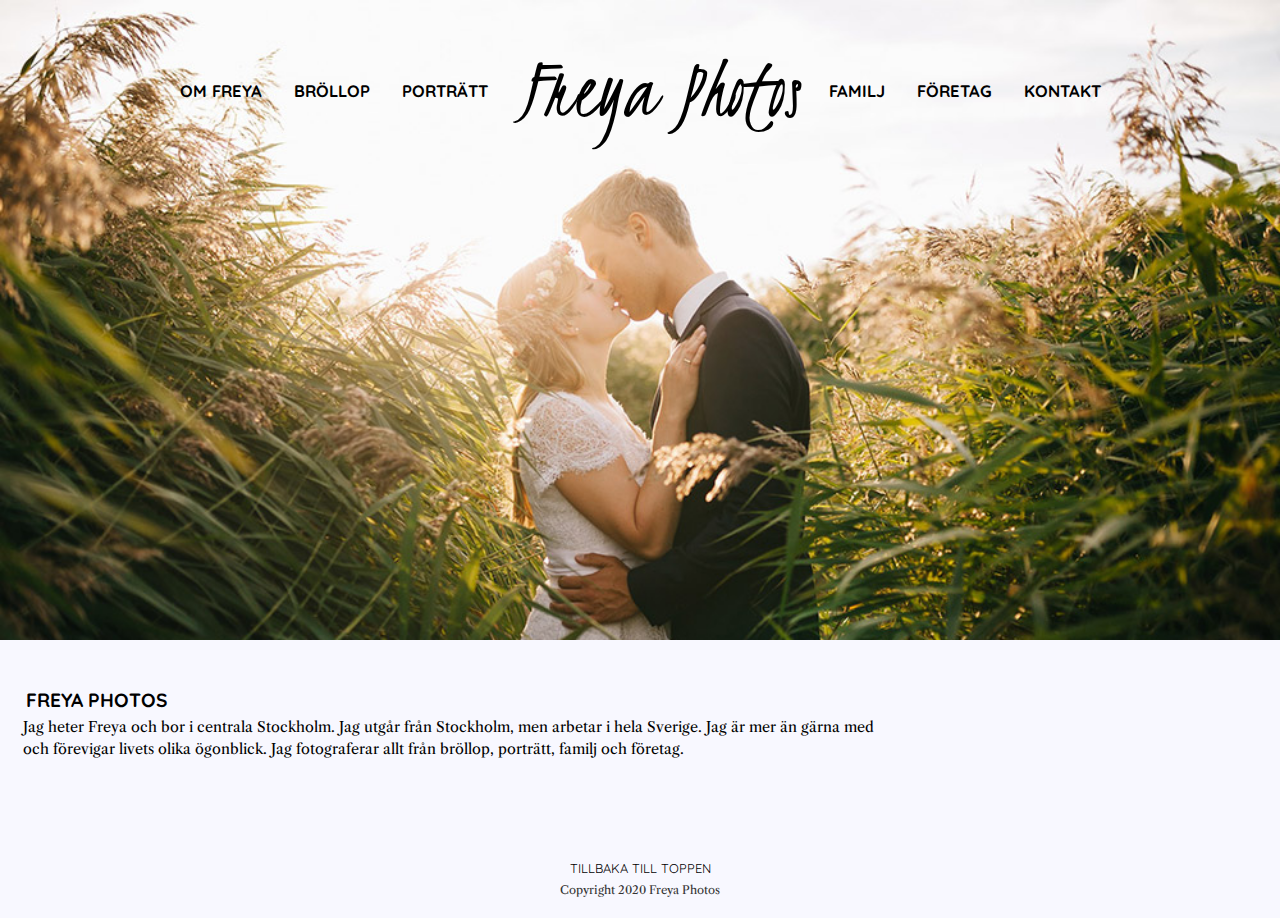
<file: index.html>
<!DOCTYPE html>
<html lang="sv"> <!--Här beskriver jag vilket språk sidan innehåller-->
    <head>
        <title>Freya Photos</title> <!--Här är titeln som kommer visas uppe i "flik-huvudet"-->
        <meta charset="UTF-8"> <!--Här beskriver jag vilka tecken jag kommer använda-->
        <meta name="viewport" content="width=device-width, initial-scale=1.0"> <!--Här sätter jag den initiala storleken på hemsidan-->
        <link rel="stylesheet" href="https://cdnjs.cloudflare.com/ajax/libs/font-awesome/4.7.0/css/font-awesome.min.css"> 
        <!--Här ovanför länkar jag till ikonen för fa fa-bars-->
        <link rel="stylesheet" type="text/css" href="stylesheet.css"> <!--Här länkar jag till css-filen-->
    </head>
    <body id="top"><!--Här är ett ankare för länken i botten av sidan-->
        <nav class="nav_phones" id="small_index"> <!--Här är navigeringen för små skärmar-->
            <a class="small_logo" href="index.html">Freya Photos</a>
            <div class="dropdown"> <!--Jag använder en dropdown-meny med hjälp av en button, 
                en fa fa-bars bild och länkar som content-->
                <button class="dropbtn">
                  <i class="fa fa-bars"></i>
                </button>
                <div class="dropdown-content">
                  <a href="about.html">OM FREYA</a>
                  <a href="wedding.html">BRÖLLOP</a>
                  <a href="portrait.html">PORTRÄTT</a>
                  <a href="family.html">FAMILJ</a>
                  <a href="business.html">FÖRETAG</a>
                  <a href="contact.html">KONTAKT</a>
                </div>
              </div>
        </nav>
        <nav class="nav_desktop" id="nav_index"> <!--Här är menyn för stora skärmar-->
            <ul> <!--Jag använder en oordnad lista och placerar varje länk i ett list item-->
                <li><a href="about.html">OM FREYA</a></li>
                <li><a href="wedding.html">BRÖLLOP</a></li>
                <li><a href="portrait.html">PORTRÄTT</a></li>
                <li><a class="logo" href="index.html">Freya Photos</a></li>
                <li><a href="family.html">FAMILJ</a></li>
                <li><a href="business.html">FÖRETAG</a></li>
                <li><a href="contact.html">KONTAKT</a></li>
            </ul>
        </nav>
        <section> <!--Här har vi en sektion som innehåller en artikel med en rubrik och en paragraf-->
            <article>
                <h2>FREYA PHOTOS</h2>
                <p>Jag heter Freya och bor i centrala Stockholm. Jag utgår från 
                    Stockholm, men arbetar i hela Sverige. Jag är mer än gärna med 
                    och förevigar livets olika ögonblick. Jag fotograferar allt från 
                    bröllop, porträtt, familj och företag.</p>
            </article>
        </section>
        <footer> <!--Här är en footer med en länk till toppen av sidan och en Copyright-text-->
            <a href="#top">TILLBAKA TILL TOPPEN</a>
            <p>Copyright 2020 Freya Photos</p>
        </footer>
    </body>
</html>

<!--Stora delar av koden är samma på varje sida. Jag kommer inte kommentera kod som jag
     tidigare redan kommenterat utan bara sådant som är nytt-->
</file>
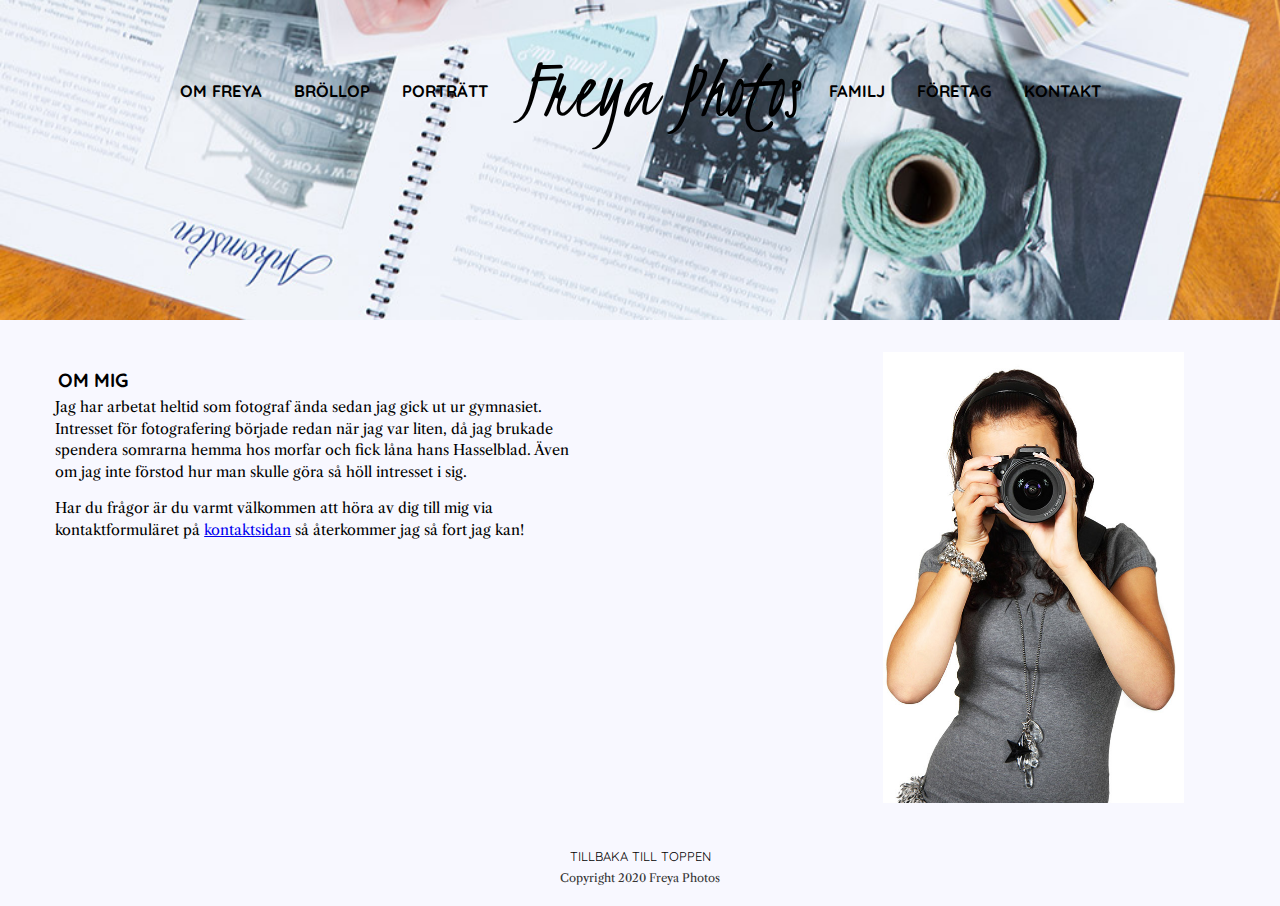
<file: about.html>
<!DOCTYPE html>
<html lang="sv">
    <head>
        <title>Om Freya</title>
        <meta charset="UTF-8">
        <meta name="viewport" content="width=device-width, initial-scale=1.0">
        <link rel="stylesheet" href="https://cdnjs.cloudflare.com/ajax/libs/font-awesome/4.7.0/css/font-awesome.min.css">
        <link rel="stylesheet" type="text/css" href="stylesheet.css">
    </head>
    <body id="top">
        <nav class="nav_phones" id="small_about">
            <a class="small_logo" href="index.html">Freya Photos</a>
            <div class="dropdown">
                <button class="dropbtn">
                  <i class="fa fa-bars"></i>
                </button>
                <div class="dropdown-content">
                  <a href="about.html">OM FREYA</a>
                  <a href="wedding.html">BRÖLLOP</a>
                  <a href="portrait.html">PORTRÄTT</a>
                  <a href="family.html">FAMILJ</a>
                  <a href="business.html">FÖRETAG</a>
                  <a href="contact.html">KONTAKT</a>
                </div>
              </div>
        </nav>
        <nav class="nav_desktop" id="nav_about">
            <ul>
                <li><a href="about.html">OM FREYA</a></li>
                <li><a href="wedding.html">BRÖLLOP</a></li>
                <li><a href="portrait.html">PORTRÄTT</a></li>
                <li><a class="logo" href="index.html">Freya Photos</a></li>
                <li><a href="family.html">FAMILJ</a></li>
                <li><a href="business.html">FÖRETAG</a></li>
                <li><a href="contact.html">KONTAKT</a></li>
            </ul>
        </nav>
        <section id="section_about">
            <article>
                <h2>OM MIG</h2>                   
                <p>Jag har arbetat heltid som fotograf ända sedan jag gick ut ur gymnasiet. Intresset för 
                    fotografering började redan när jag var liten, då jag brukade spendera somrarna 
                    hemma hos morfar och fick låna hans Hasselblad. Även om jag inte förstod hur man 
                    skulle göra så höll intresset i sig.</p>
                <!--Här nedan kommer en paragraf med en inbakad länk. Om man klickar på länken tas man till kontaktsidan-->
                <p>Har du frågor är du varmt välkommen att höra av dig till mig via kontaktformuläret 
                    på <a href="contact.html">kontaktsidan</a> så återkommer jag så fort jag kan!</p>
            </article>
            <img src="img/freya.jpg" alt="En bild på Freya"> <!--Här är en bild som ska föreställa Freya-->
        </section>
        <footer>
            <a href="#top">TILLBAKA TILL TOPPEN</a>
            <p>Copyright 2020 Freya Photos</p>
        </footer>
    </body>
</html>
</file>
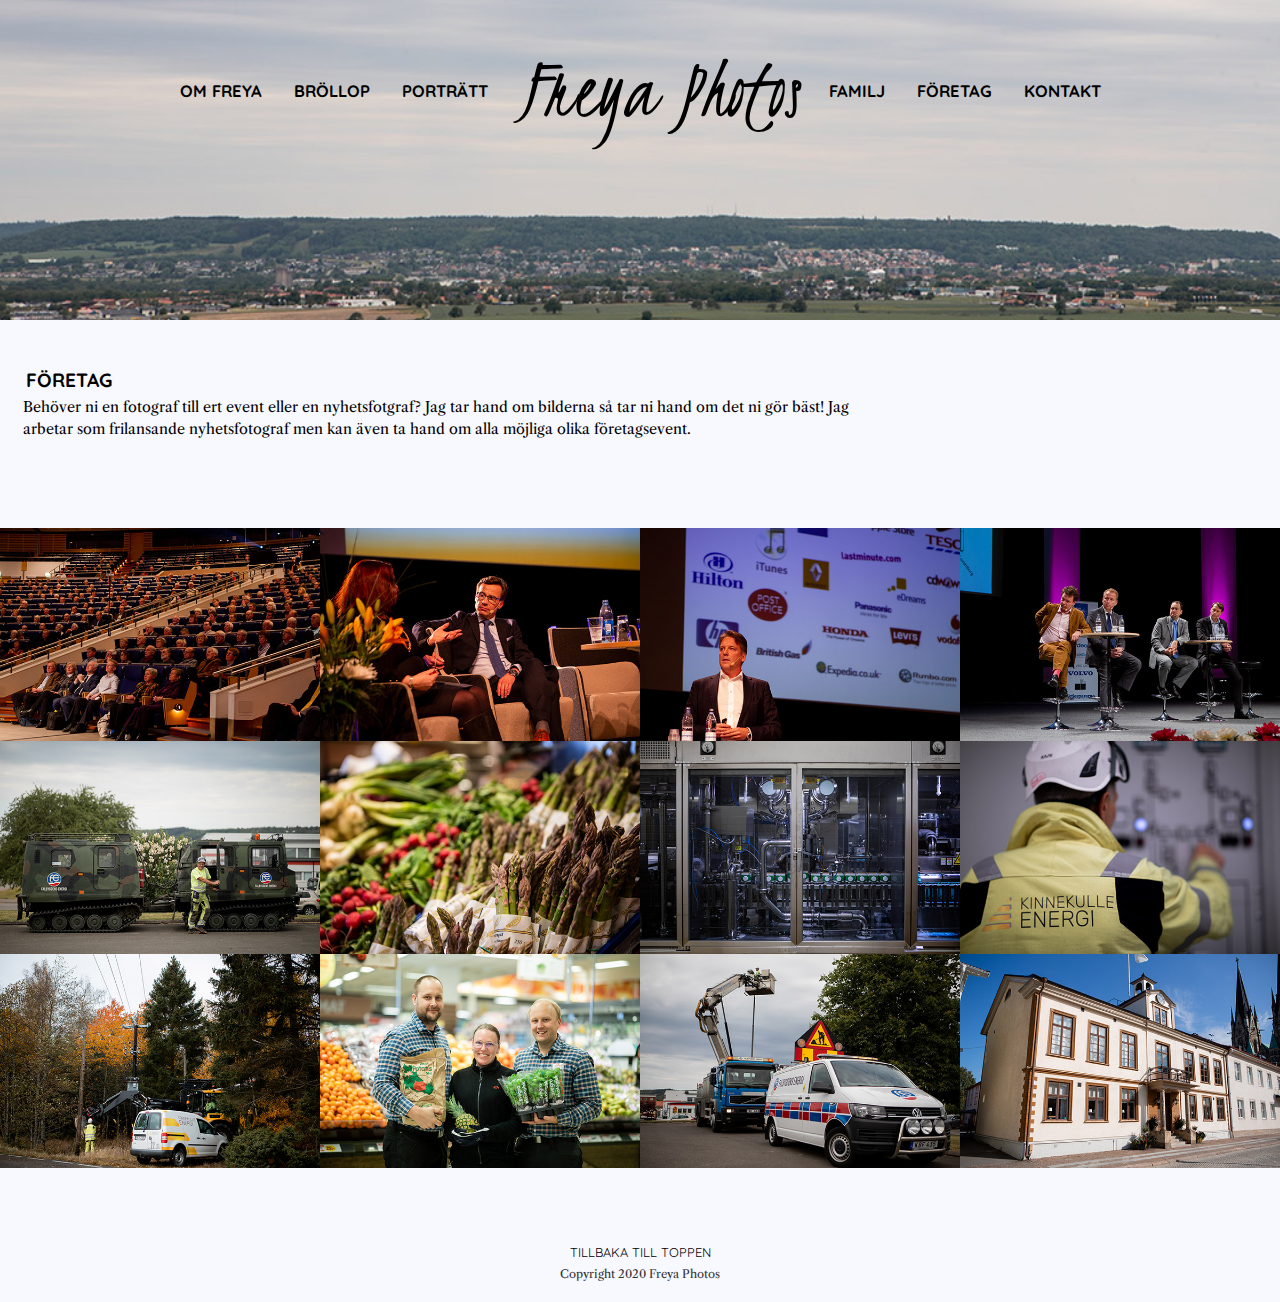
<file: business.html>
<!DOCTYPE html>
<html lang="sv">
    <head>
        <title>Företag</title>
        <meta charset="UTF-8">
        <meta name="viewport" content="width=device-width, initial-scale=1.0">
        <link rel="stylesheet" href="https://cdnjs.cloudflare.com/ajax/libs/font-awesome/4.7.0/css/font-awesome.min.css">
        <link rel="stylesheet" type="text/css" href="stylesheet.css">
    </head>
    <body id="top">
        <nav class="nav_phones" id="small_business">
            <a class="small_logo" href="index.html">Freya Photos</a>
            <div class="dropdown">
                <button class="dropbtn">
                  <i class="fa fa-bars"></i>
                </button>
                <div class="dropdown-content">
                  <a href="about.html">OM FREYA</a>
                  <a href="wedding.html">BRÖLLOP</a>
                  <a href="portrait.html">PORTRÄTT</a>
                  <a href="family.html">FAMILJ</a>
                  <a href="business.html">FÖRETAG</a>
                  <a href="contact.html">KONTAKT</a>
                </div>
              </div>
        </nav>
        <nav class="nav_desktop" id="nav_business">
            <ul>
                <li><a href="about.html">OM FREYA</a></li>
                <li><a href="wedding.html">BRÖLLOP</a></li>
                <li><a href="portrait.html">PORTRÄTT</a></li>
                <li><a class="logo" href="index.html">Freya Photos</a></li>
                <li><a href="family.html">FAMILJ</a></li>
                <li><a href="business.html">FÖRETAG</a></li>
                <li><a href="contact.html">KONTAKT</a></li>
            </ul>
        </nav>
        <section>
            <article>
                <h2>FÖRETAG</h2>
                <p>Behöver ni en fotograf till ert event eller en nyhetsfotgraf? 
                    Jag tar hand om bilderna så tar ni hand om det ni gör bäst! 
                    Jag arbetar som frilansande nyhetsfotograf men kan även ta 
                    hand om alla möjliga olika företagsevent.</p>
            </article>
        </section>
        <section class="gallery">
            <img src="img/business/123296200_729728584296495_3224046499907102487_n.jpg" alt="En bild människor i en hörsal">
            <img src="img/business/123296623_860917491113598_7198724720361521529_n.jpg" alt="En bild på Ulf Kristersom i en stol">
            <img src="img/business/123337447_698668090744066_2739596215946045904_n.jpg" alt="En bild på en man som talar från scenen">
            <img src="img/business/123367362_384076216123572_8496026608635003894_n.jpg" alt="En bild på fyra män på en scen">
            <img src="img/business/8X2A0761.jpg" alt="En bild på en man framför en bandvagn">
            <img src="img/business/8X2A7136.jpg" alt="En bild på mat">
            <img src="img/business/8X2A4841.jpg" alt="En bild på en maskin i mejeriet">
            <img src="img/business/8X2A4217.jpg" alt="En bild på en man som arbetar">
            <img src="img/business/8X2A4223.jpg" alt="En bild på två män, en grävmaskin och en bil ">
            <img src="img/business/8X2A7146.jpg" alt="En bild på personal i en matbutik">
            <img src="img/business/8X2A0752.jpg" alt="En bild på en kranbil">
            <img src="img/business/J76A2091.jpg" alt="En bild på ett hus framför en katedral">
        </section>
        <footer>
            <a href="#top">TILLBAKA TILL TOPPEN</a>
            <p>Copyright 2020 Freya Photos</p>
        </footer>
    </body>
</html>
</file>
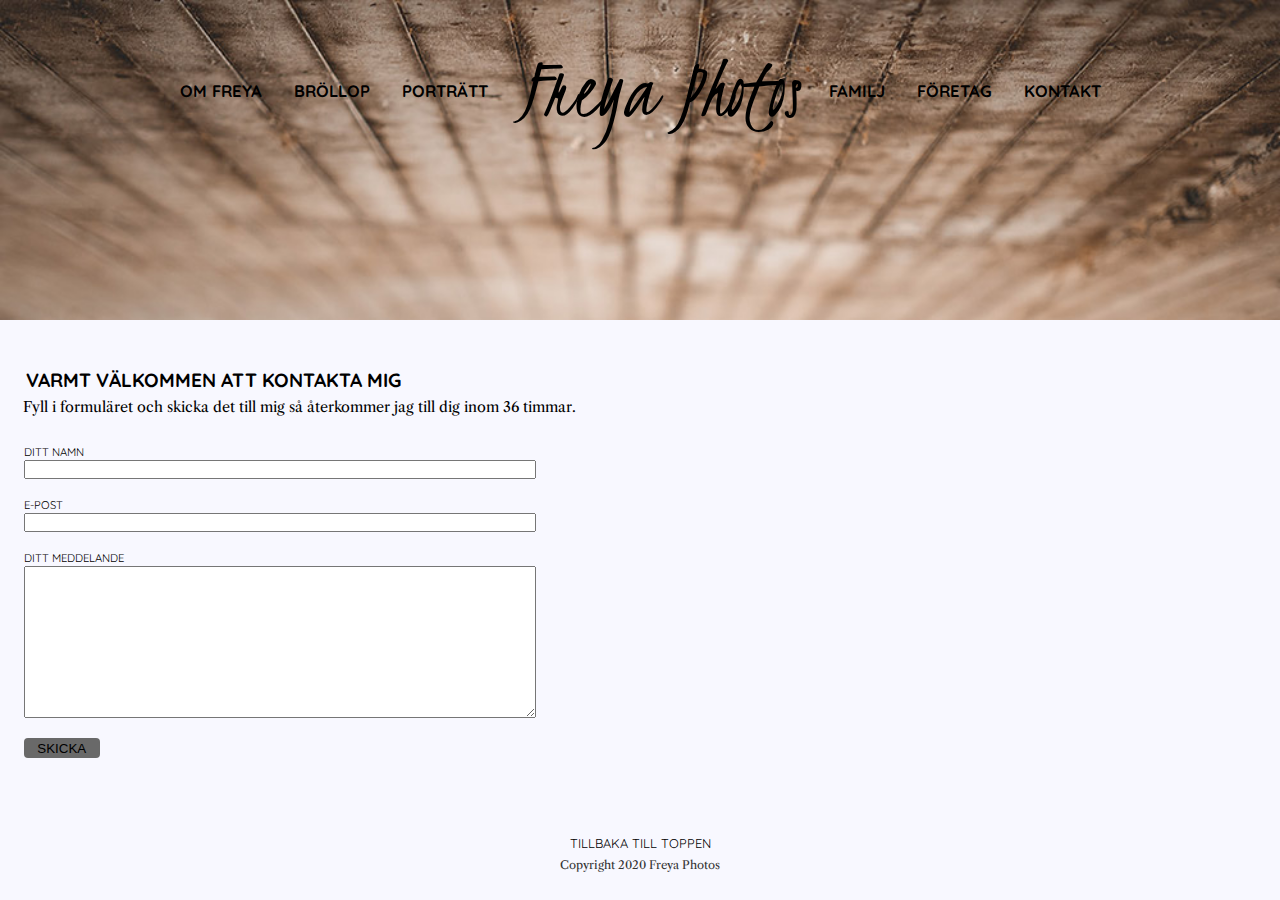
<file: contact.html>
<!DOCTYPE html>
<html lang="sv">
    <head>
        <title>Kontakt</title>
        <meta charset="UTF-8">
        <meta name="viewport" content="width=device-width, initial-scale=1.0">
        <link rel="stylesheet" href="https://cdnjs.cloudflare.com/ajax/libs/font-awesome/4.7.0/css/font-awesome.min.css">
        <link rel="stylesheet" type="text/css" href="stylesheet.css">
    </head>
    <body id="top">
        <nav class="nav_phones" id="small_contact">
            <a class="small_logo" href="index.html">Freya Photos</a>
            <div class="dropdown">
                <button class="dropbtn">
                  <i class="fa fa-bars"></i>
                </button>
                <div class="dropdown-content">
                  <a href="about.html">OM FREYA</a>
                  <a href="wedding.html">BRÖLLOP</a>
                  <a href="portrait.html">PORTRÄTT</a>
                  <a href="family.html">FAMILJ</a>
                  <a href="business.html">FÖRETAG</a>
                  <a href="contact.html">KONTAKT</a>
                </div>
              </div>
        </nav>
        <nav class="nav_desktop" id="nav_contact">
            <ul>
                <li><a href="about.html">OM FREYA</a></li>
                <li><a href="wedding.html">BRÖLLOP</a></li>
                <li><a href="portrait.html">PORTRÄTT</a></li>
                <li><a class="logo" href="index.html">Freya Photos</a></li>
                <li><a href="family.html">FAMILJ</a></li>
                <li><a href="business.html">FÖRETAG</a></li>
                <li><a href="contact.html">KONTAKT</a></li>
            </ul>
        </nav>
        <section id="section_contact">
            <article>
                <h2>VARMT VÄLKOMMEN ATT KONTAKTA MIG</h2>
                <p>Fyll i formuläret och skicka det till mig så återkommer jag till dig inom 36 timmar.</p>
            </article>
            <form> <!--Här är ett uppmärkt kontaktformulär. Det finns en label för varje input. 
                Formuläret har ingen action vilket betyder att det som skrivs in skickas ingenstans i nuläget-->
                <label for="name">
                    DITT NAMN <!--Detta står ovanför inputrutan-->
                </label>
                <br>
                <input type="text" name="name" id="name"> <!--Detta är en textruta-->
                <br>
                <label for="email">
                    E-POST
                </label>
                <br>
                <input type="text" name="email" id="email">
                <br>
                <label for="message">
                    DITT MEDDELANDE
                </label>
                <br> <!--Här nedanför kommer en större textruta-->
                <textarea name="message" id="message" cols="30" rows="10"></textarea>
                <br>
                <input type="submit" value="SKICKA"> <!--Här är en button för att skicka in formuläret-->
            </form>
        </section>
        <footer>
            <a href="#top">TILLBAKA TILL TOPPEN</a>
            <p>Copyright 2020 Freya Photos</p>
        </footer>
    </body>
</html>
</file>
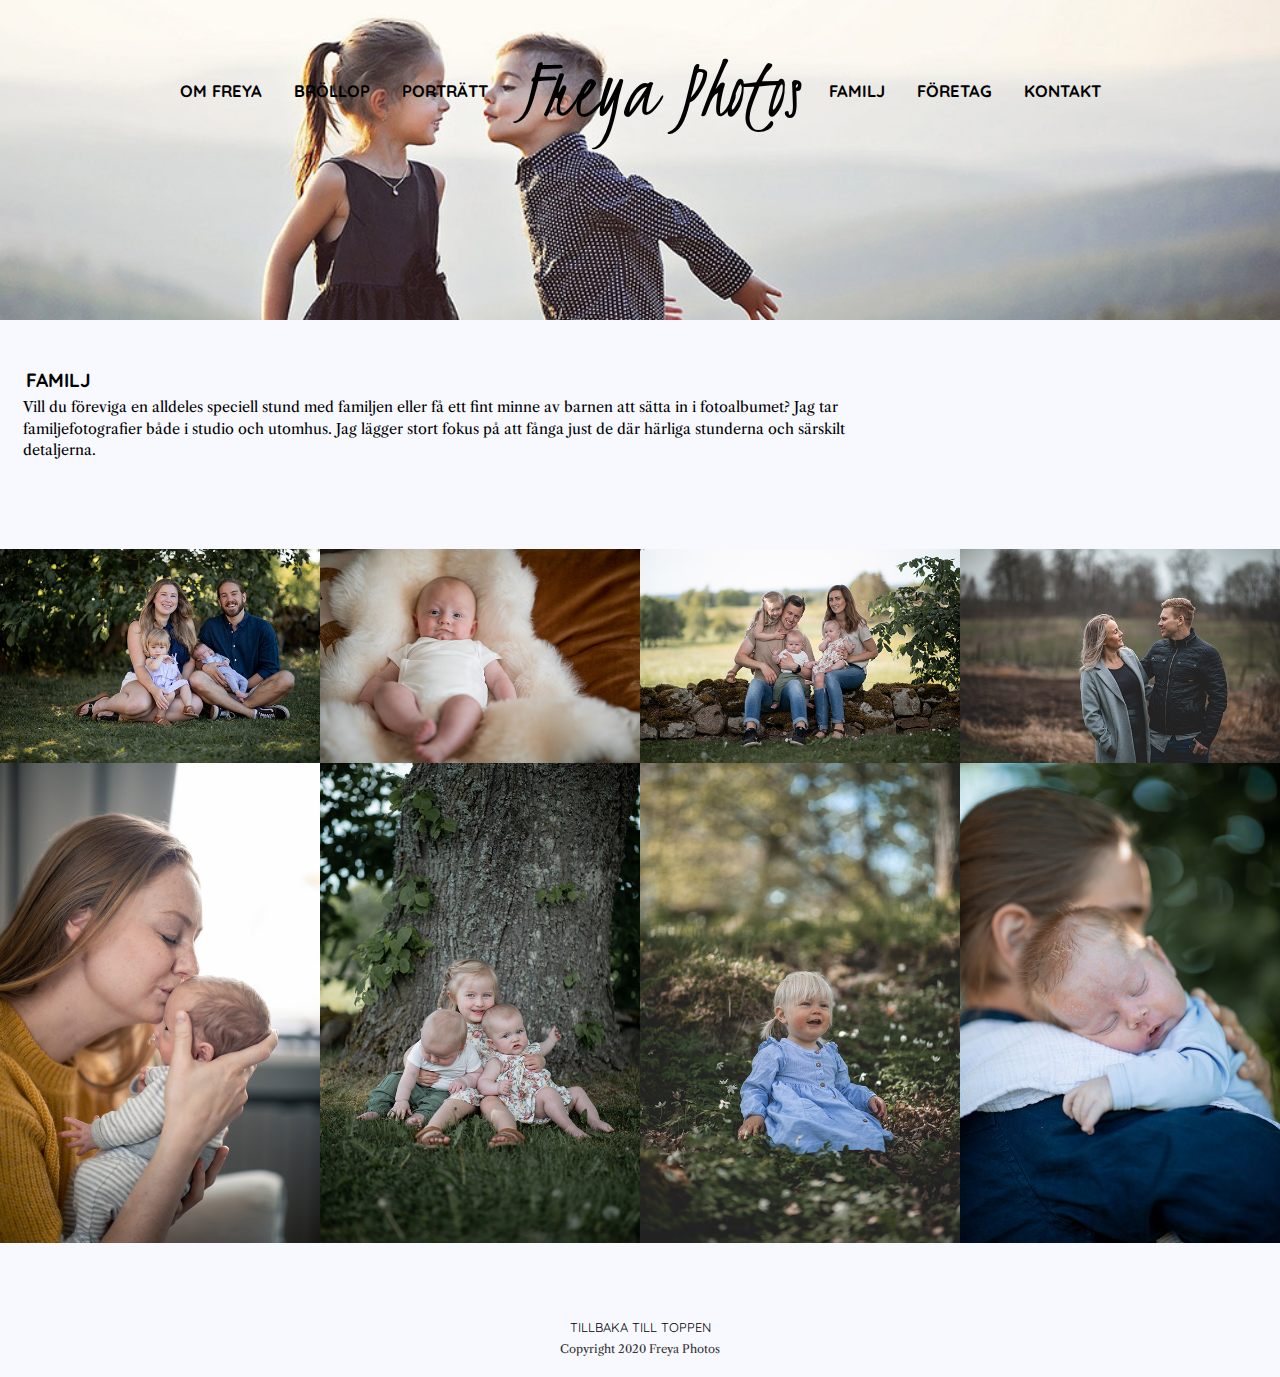
<file: family.html>
<!DOCTYPE html>
<html lang="sv">
    <head>
        <title>Familj</title>
        <meta charset="UTF-8">
        <meta name="viewport" content="width=device-width, initial-scale=1.0">
        <link rel="stylesheet" href="https://cdnjs.cloudflare.com/ajax/libs/font-awesome/4.7.0/css/font-awesome.min.css">
        <link rel="stylesheet" type="text/css" href="stylesheet.css">
    </head>
    <body id="top">
        <nav class="nav_phones" id="small_family">
            <a class="small_logo" href="index.html">Freya Photos</a>
            <div class="dropdown">
                <button class="dropbtn">
                  <i class="fa fa-bars"></i>
                </button>
                <div class="dropdown-content">
                  <a href="about.html">OM FREYA</a>
                  <a href="wedding.html">BRÖLLOP</a>
                  <a href="portrait.html">PORTRÄTT</a>
                  <a href="family.html">FAMILJ</a>
                  <a href="business.html">FÖRETAG</a>
                  <a href="contact.html">KONTAKT</a>
                </div>
              </div>
        </nav>
        <nav class="nav_desktop" id="nav_family">
            <ul>
                <li><a href="about.html">OM FREYA</a></li>
                <li><a href="wedding.html">BRÖLLOP</a></li>
                <li><a href="portrait.html">PORTRÄTT</a></li>
                <li><a class="logo" href="index.html">Freya Photos</a></li>
                <li><a href="family.html">FAMILJ</a></li>
                <li><a href="business.html">FÖRETAG</a></li>
                <li><a href="contact.html">KONTAKT</a></li>
            </ul>
        </nav>
        <section>
            <article>
                <h2>FAMILJ</h2>
                <p>Vill du föreviga en alldeles speciell stund med familjen 
                    eller få ett fint minne av barnen att sätta in i fotoalbumet?
                    Jag tar familjefotografier både i studio och utomhus. 
                    Jag lägger stort fokus på att fånga just de där härliga stunderna 
                    och särskilt detaljerna.</p>
            </article>
        </section>
        <section class="gallery">
            <img src="img/family/8X2A0524.jpg" alt="En bild på en familj i gräset"> 
            <img src="img/family/8X2A2708.jpg" alt="En bild på en bebis på en filt">
            <img src="img/family/8X2A7860.jpg" alt="En bild på en familj på en stenmur">
            <img src="img/family/8X2A6090.jpg" alt="En bild på ett par i naturen">
            <img src="img/family/8X2A7131.jpg" alt="En bild på en mamma med sin son">
            <img src="img/family/8X2A7988.jpg" alt="En bild på tre syskon vid ett träd">
            <img src="img/family/8X2A7547.jpg" alt="En bild på en flicka i skogen">
            <img src="img/family/8X2A0472.jpg" alt="En bild på en pappa med sin son">
        </section>
        <footer>
            <a href="#top">TILLBAKA TILL TOPPEN</a>
            <p>Copyright 2020 Freya Photos</p>
        </footer>
    </body>
</html>
</file>
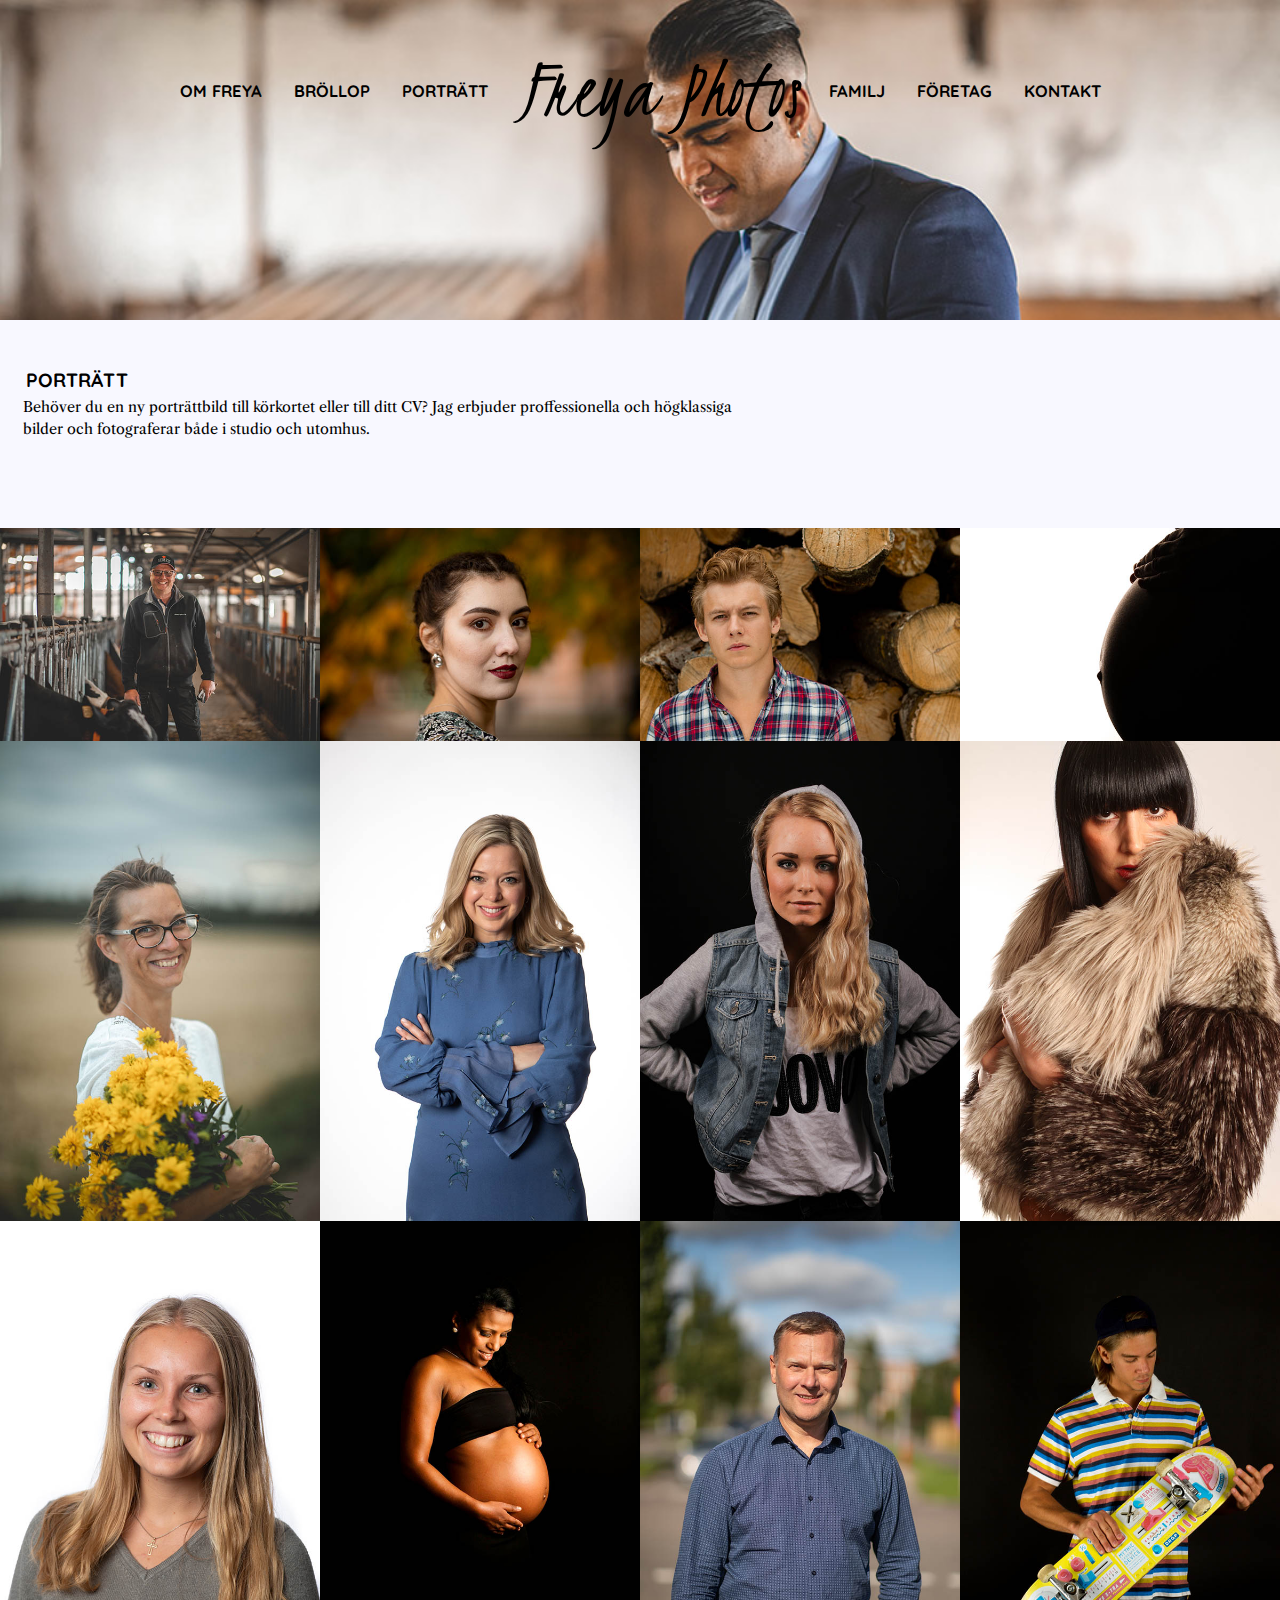
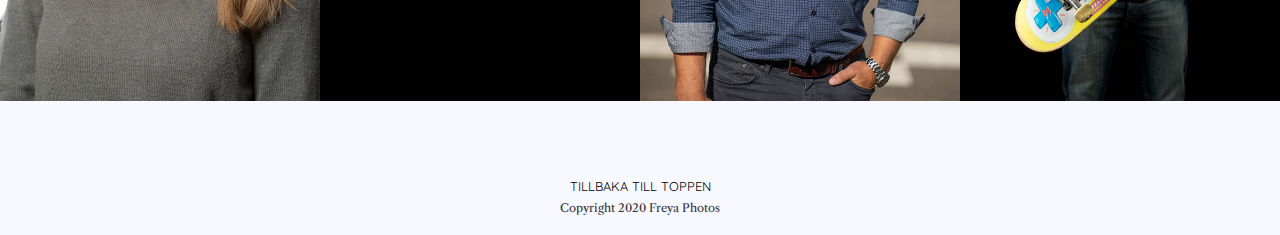
<file: portrait.html>
<!DOCTYPE html>
<html lang="sv">
    <head>
        <title>Porträtt</title>
        <meta charset="UTF-8">
        <meta name="viewport" content="width=device-width, initial-scale=1.0">
        <link rel="stylesheet" href="https://cdnjs.cloudflare.com/ajax/libs/font-awesome/4.7.0/css/font-awesome.min.css">
        <link rel="stylesheet" type="text/css" href="stylesheet.css">
    </head>
    <body id="top">
        <nav class="nav_phones" id="small_portrait">
            <a class="small_logo" href="index.html">Freya Photos</a>
            <div class="dropdown">
                <button class="dropbtn">
                  <i class="fa fa-bars"></i>
                </button>
                <div class="dropdown-content">
                  <a href="about.html">OM FREYA</a>
                  <a href="wedding.html">BRÖLLOP</a>
                  <a href="portrait.html">PORTRÄTT</a>
                  <a href="family.html">FAMILJ</a>
                  <a href="business.html">FÖRETAG</a>
                  <a href="contact.html">KONTAKT</a>
                </div>
              </div>
        </nav>
        <nav class="nav_desktop" id="nav_portrait">
            <ul>
                <li><a href="about.html">OM FREYA</a></li>
                <li><a href="wedding.html">BRÖLLOP</a></li>
                <li><a href="portrait.html">PORTRÄTT</a></li>
                <li><a class="logo" href="index.html">Freya Photos</a></li>
                <li><a href="family.html">FAMILJ</a></li>
                <li><a href="business.html">FÖRETAG</a></li>
                <li><a href="contact.html">KONTAKT</a></li>
            </ul>
        </nav>
        <section>
            <article>
                <h2>PORTRÄTT</h2>
                <p>Behöver du en ny porträttbild till körkortet eller till ditt CV?
                    Jag erbjuder proffessionella och högklassiga bilder och fotograferar 
                    både i studio och utomhus.</p>
            </article>
        </section>
        <section class="gallery">
            <img src="img/portrait/8X2A3930.jpg" alt="En bild på en man i ladugården">
            <img src="img/portrait/8X2A4078.jpg" alt="En bild på en kvinna">
            <img src="img/portrait/IMG_0328.jpg" alt="En bild på en man framför stockar">
            <img src="img/portrait/IMG_2539.jpg" alt="En bild på en gravid kvinnas mage">
            <img src="img/portrait/8X2A3090.jpg" alt="En bild på en kvinna med en bukett">
            <img src="img/portrait/8X2A6767.jpg" alt="En bild på en kvinna">
            <img src="img/portrait/IMG_5343.jpg" alt="En bild på en kvinna">
            <img src="img/portrait/IMG_8883.jpg" alt="En bild på en kvinna">
            <img src="img/portrait/8X2A9450.jpg" alt="En bild på en kvinna">
            <img src="img/portrait/img_pregnant.jpg" alt="En bild på en gravid kvinna">
            <img src="img/portrait/8X2A4994.jpg" alt="En bild på en man">
            <img src="img/portrait/IMG_3192.jpg" alt="En bild på en kille med en skateboard">
        </section>
        <footer>
            <a href="#top">TILLBAKA TILL TOPPEN</a>
            <p>Copyright 2020 Freya Photos</p>
        </footer>
    </body>
</html>
</file>
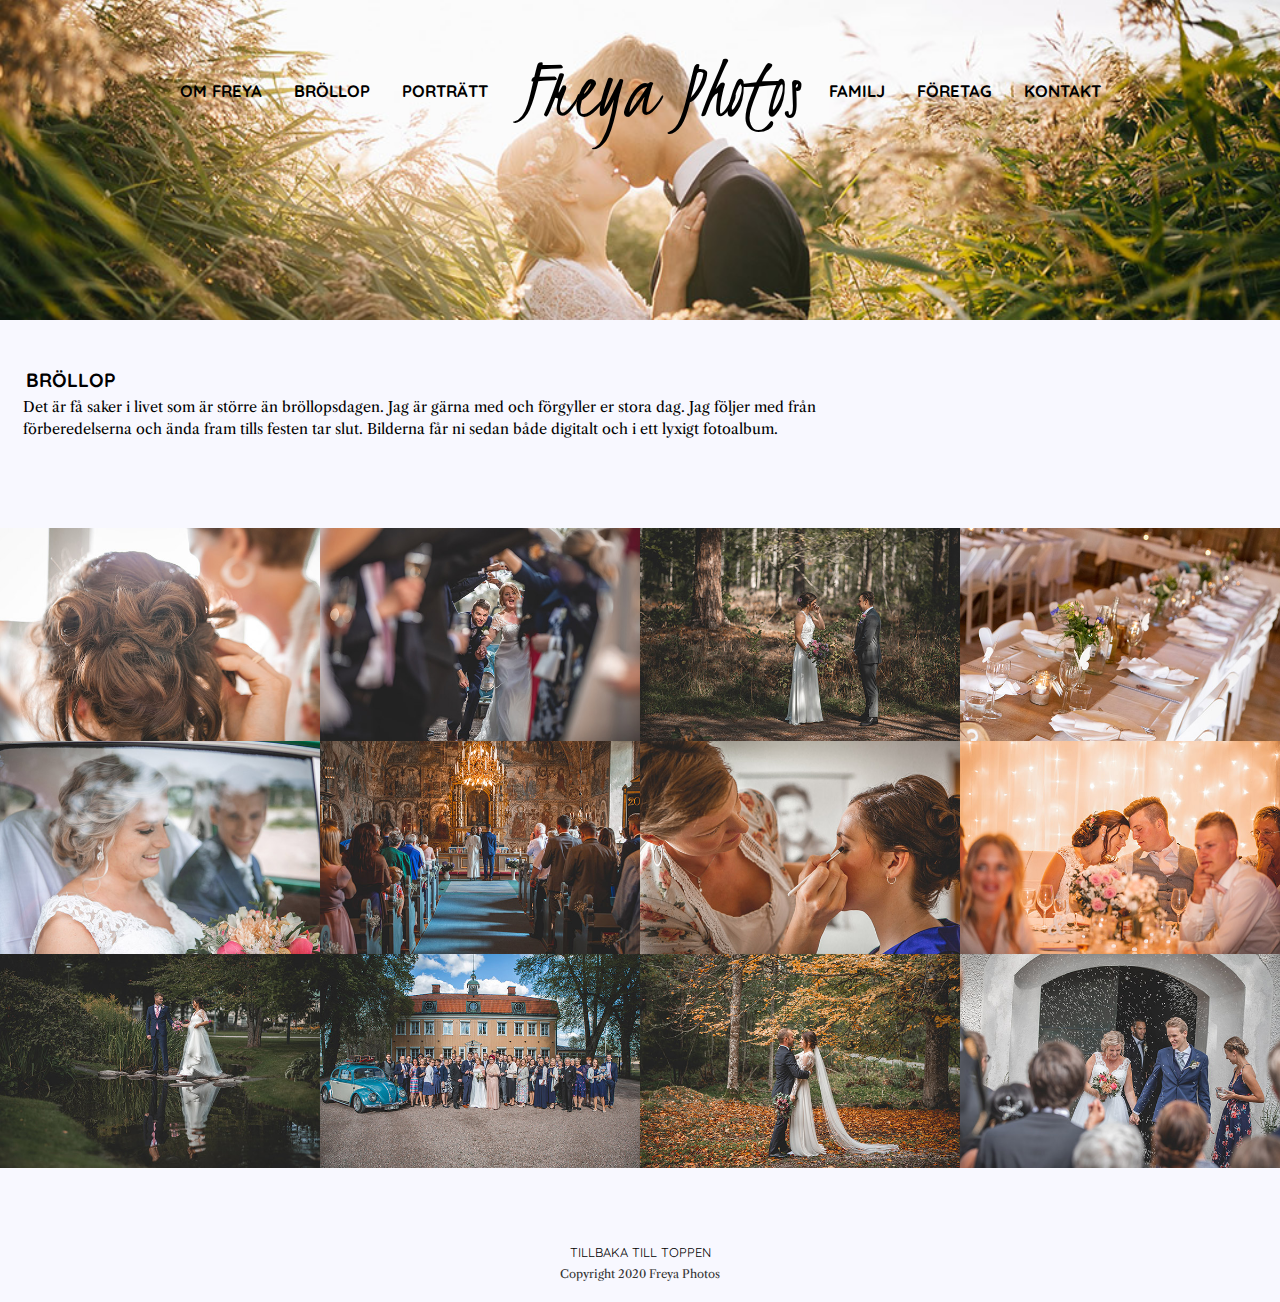
<file: wedding.html>
<!DOCTYPE html>
<html lang="sv">
    <head>
        <title>Bröllop</title>
        <meta charset="UTF-8">
        <meta name="viewport" content="width=device-width, initial-scale=1.0">
        <link rel="stylesheet" href="https://cdnjs.cloudflare.com/ajax/libs/font-awesome/4.7.0/css/font-awesome.min.css">
        <link rel="stylesheet" type="text/css" href="stylesheet.css">
    </head>
    <body id="top">
        <nav class="nav_phones" id="small_wedding">
            <a class="small_logo" href="index.html">Freya Photos</a>
            <div class="dropdown">
                <button class="dropbtn">
                  <i class="fa fa-bars"></i>
                </button>
                <div class="dropdown-content">
                  <a href="about.html">OM FREYA</a>
                  <a href="wedding.html">BRÖLLOP</a>
                  <a href="portrait.html">PORTRÄTT</a>
                  <a href="family.html">FAMILJ</a>
                  <a href="business.html">FÖRETAG</a>
                  <a href="contact.html">KONTAKT</a>
                </div>
              </div>
        </nav>
        <nav class="nav_desktop" id="nav_wedding">
            <ul>
                <li><a href="about.html">OM FREYA</a></li>
                <li><a href="wedding.html">BRÖLLOP</a></li>
                <li><a href="portrait.html">PORTRÄTT</a></li>
                <li><a class="logo" href="index.html">Freya Photos</a></li>
                <li><a href="family.html">FAMILJ</a></li>
                <li><a href="business.html">FÖRETAG</a></li>
                <li><a href="contact.html">KONTAKT</a></li>
            </ul>
        </nav>
        <section>
            <article>
                <h2>BRÖLLOP</h2>
                <p>Det är få saker i livet som är större än bröllopsdagen. 
                    Jag är gärna med och förgyller er stora dag. Jag 
                    följer med från förberedelserna och ända fram tills 
                    festen tar slut. Bilderna får ni sedan både digitalt 
                    och i ett lyxigt fotoalbum.</p>
            </article>
        </section>
        <section class="gallery"> <!--Här är en sektion med ett bildgalleri. Varje bild har en alternativ 
            text ifall bilden inte skulle kunna laddas eller för skärmläsare-->
            <img src="img/wedding/5D8B1601_websize-1.jpg" alt="En bild på brudens hår när hon görs i ordning">
            <img src="img/wedding/8X2A9456_websize.jpg" alt="En bild på ett brudpar springandes under gästernas händer">
            <img src="img/wedding/8X2A9687_websize.jpg" alt="En bild på ett brudpar i skogen">
            <img src="img/wedding/8X2A9855_websize.jpg" alt="En bild på en bröllopsdukning">
            <img src="img/wedding/J76A8035_websize.jpg" alt="En bild på ett brudpar i en bil">
            <img src="img/wedding/J76A8544_websize.jpg" alt="En bild på ett brudpar vid vigseln i kyrkan">
            <img src="img/wedding/5D8B1614_websize.jpg" alt="En bild på en brud som blir sminkad">
            <img src="img/wedding/8X2A2337_websize.jpg" alt="En bild på ett brudpar som sitter vid honnörsbordet">
            <img src="img/wedding/8X2A3965_websize.jpg" alt="En bild på ett brudpar vid en bäck">
            <img src="img/wedding/J76A1126-2_websize.jpg" alt="En bild på bröllopsgäster framför en herrgård">
            <img src="img/wedding/J76A9839_websize.jpg" alt="En bild på ett brudpar ute i skogen">
            <img src="img/wedding/8X2A1207_websize.jpg" alt="En bild på ett brudpar som kommer ut ur kyrkan">
        </section>
        <footer>
            <a href="#top">TILLBAKA TILL TOPPEN</a>
            <p>Copyright 2020 Freya Photos</p>
        </footer>
    </body>
</html>
</file>
<file: stylesheet.css>
/*Jag kommer försöka beskriva vad stylingen gör för de olika selektorerna men
jag kommer inte kommentera kod som jag redan har beskrivit vad den gör*/

/*Här importerar jag tre fonter från Google*/
@import url('https://fonts.googleapis.com/css?family=Kristi');
@import url('https://fonts.googleapis.com/css?family=Quicksand');
@import url('https://fonts.googleapis.com/css?family=Libre Caslon Text');

* { /*Här sätter jag margin och padding för alla element. Border-box innebär 
    att alla ramar och padding inkluderas i elementens bredd*/
    margin: 0;
    padding: 0;
    box-sizing: border-box;
}

body { /*Här sätter jag bakgrundsfärgen för hela sidan till ghostwhite*/
    background-color: ghostwhite;
}

/*Här kommer kod som bara berör enheter med en skärmbredd på max 600 pixlar (typ iPhone)*/
@media only screen and (max-width: 600px) {
    
    nav { /*Här kommer kod som berör navigeringen.*/
        display: flex; /*Jag använder flexbox för att skapa en responsiv layout*/
        justify-content: center; /*Detta centrerar innehållet*/
        overflow: hidden; /*Om innehållet flödar över så göms det*/
        width: 100%; /*Bredden på navigeringen sätts till 100%*/
        height: 12em; /*Här bestäms höjden relativt till den nuvarande font-storleken*/
        background-repeat: no-repeat; /*Bakgrundsbilden ska inte upprepas utan bara visas en gång*/
    }
    
    .nav_desktop {
        display: none; /*Här gömmer jag navigeringen för stora skärmar*/
    }

    #small_index { /*Här kommer kod som styr hur bakgrunden ser ut för navigeringen på förstasidan*/
        background-image: url("img/backgrounds/bride-1867228_1920.jpg"); /*Här är själva bilden*/
        background-size: 100%; /*Här anger jag att bilden ska lika bred som hemsidan*/
        background-repeat: no-repeat; /*Bilden ska inte upprepas*/
        height: 20em; /*Navigeringens höjd för första sidan ska vara större än de andra sidorna vilket anges här*/
    }
    
    #small_about {
        background-image: url("img/backgrounds/J76A0617.jpg");
        background-position: bottom; /*Här anger jag hur bilden ska positioneras*/
        background-size: 100%;
    }
    
    #small_wedding {
        background-image: url("img/backgrounds/bride-1867228_1920.jpg");
        background-size: 100%;
        background-position: center 25%;
    }
    
    #small_portrait {
        background-image: url("img/backgrounds/8X2A2123_websize.jpg");
        background-size: 100%;
        background-position: center 25%;
    }
    
    #small_family {
        background-image: url("img/backgrounds/aron-920236_1280.jpg");
        background-size: 100%;
        background-position: center 25%;
    }
    
    #small_business {
        background-image: url("img/backgrounds/8X2A0775.jpg");
        background-size: 100%;
        background-position: center 80%;
    }
    
    #small_contact {
        background-image: url("img/backgrounds/8X2A2100_websize.jpg");
        background-position: top;
    }
    
    .small_logo { /*Här stylar jag logon*/
        font-size: 15vw; /*Storleken på fonten sätts i relation till viewportens bredd*/
        font-weight: normal; /*Här sätts vikten till normal för alla a-taggar får en bold vikt så detta overridar det*/
        color: black; /*Färgen sätts till svart*/
        text-align: center; /*Jag cetrerar texten*/
        padding-right: 0.5em; /*Här bestämmer jag hur mycket utrymme det ska finnas till höger om logon*/
        text-decoration: none; /*Här tas den markerande linjen under länken bort*/
        font-family: Kristi, sans-serif; /*Här får logon sin font med en default-font ifall något skulle gå snett*/
        padding-top: 0.75rem; /*Här bestäms utrymmet ovanför logon*/
    }
    
    .dropdown{
        overflow: hidden;
    }
    
    .dropdown .dropbtn {
        font-size: 10vw;
        border: none; /*Ramen runt knappen tas bort*/
        background: none; /*Knappens bakgrund tas bort*/
        outline: none; /*knappens outline tas bort*/
        color: black;
        padding-top: 2.2rem;
    }
    
    nav a:hover, .dropdown:hover .dropbtn {
        color: gold; /*Här färgas länkarna guldiga om man hovrar med musen ovanför dem*/
    }
    
    .dropdown-content {
        display: none; /*Innehållet göms*/
        position: absolute; /*Innehållet positioneras i relation till sin första position*/
        min-width: 10em; /*Den minsta bredden sätts till 10em*/
        box-shadow: 0 0.5em 1em 0 rgba(0,0,0,0.2); /*Här får innehållets ruta lite skugga*/
        z-index: 1; /*Här anges att innehållet ska ligga överst*/
    }
    
    .dropdown-content a {
        float: none; /*Här anges att innehållets länkar ska visas just där de befinner sig i texten*/
        color: black;
        padding: 0.2em 1em;
        text-decoration: none;
        display: block; /*Här anges att länkarna ska visas under varandra*/
        text-align: left; /*texten vänsterjusteras*/
        font-family: Quicksand, sans-serif;
        font-size: 3vw;
        font-weight: bold; /*Länkarna får fet stil*/
        background-color: ghostwhite; /*Länkarna får en ghostwhite bakgrund för att de ska synas bättre*/
    }
    
    .dropdown:hover .dropdown-content {
        display: block; /*Om man hovrar med musen öven dropdown-knabben syns innehållet i dropdown-menyn*/
    }

    #section_about {
        display: block;
        margin: 2em; /*Här sätts marginalen till 2em runt hela sektionen*/
    }

    #section_about img { /*styling för bilden av Freya*/ 
        width: 100%;
        height: auto;
    }

    .gallery {
        display: flex;
        flex-direction: column; /*Här anges det att bilderna i galleriet ska visas under varandra*/
    }

    .gallery img {
        max-width: 100%; /*Här anges det att bildena ska ha en max-bredd till 100%*/
        height: auto !important; /*Här sätts höjden till auto för att bilden ska visas korrekt. 
        !important används för att höjden definitivt ska bli korrekt. Har haft problem med Safari om jag inte använde !important*/
    }

    form {
        justify-content: center; /*Formuläret centreras*/
        width: 80%; /*Bredden sätts till 80% av formulärets bredd*/
        margin: 0 1.5em;
    }
}

@media only screen and (min-width: 600px) { 
    /*Här kommer styling som gäller skärmar med en minsta bredd av 600 pixlar (typ iPad). Mycket av stylingen 
    är lik den för mindre skärmar. Dock anges det att bildgallerierna ska visa bilderna två och två 
    bredvid varandra istället för en och en ovanför varandra*/
    
    nav {
        display: flex;
        justify-content: center;
        overflow: hidden;
        width: 100%;
        height: 12em;
        background-repeat: no-repeat;
    }
    
    .nav_desktop {
        display: none;
    }

    #small_index {
        background-image: url("img/backgrounds/bride-1867228_1920.jpg");
        background-size: 100%;
        background-repeat: no-repeat;
        height: 20em;
    }
    
    #small_about {
        background-image: url("img/backgrounds/J76A0617.jpg");
        background-position: bottom;
        background-size: 100%;
    }
    
    #small_wedding {
        background-image: url("img/backgrounds/bride-1867228_1920.jpg");
        background-size: 100%;
        background-position: center 25%;
    }
    
    #small_portrait {
        background-image: url("img/backgrounds/8X2A2123_websize.jpg");
        background-size: 100%;
        background-position: center 25%;
    }
    
    #small_family {
        background-image: url("img/backgrounds/aron-920236_1280.jpg");
        background-size: 100%;
        background-position: center 25%;
    }
    
    #small_business {
        background-image: url("img/backgrounds/8X2A0775.jpg");
        background-size: 100%;
        background-position: center 70%
    }
    
    #small_contact {
        background-image: url("img/backgrounds/8X2A2100_websize.jpg");
        background-position: top;
    }
    
    .small_logo {
        font-size: 15vw;
        font-weight: normal;
        color: black;
        text-align: center;
        padding-right: 0.5em;
        text-decoration: none;
        font-family: Kristi, sans-serif;
        padding-top: 0.75rem;
    }
    
    .dropdown{
        overflow: hidden;
    }
    
    .dropdown .dropbtn {
        font-size: 10vw;
        border: none;
        background: none;
        outline: none;
        color: black;
        padding-top: 2.2rem;
    }
    
    nav a:hover, .dropdown:hover .dropbtn {
        color: gold;
    }
    
    .dropdown-content {
        display: none;
        position: absolute;
        min-width: 10em;
        box-shadow: 0 0.5em 1em 0 rgba(0,0,0,0.2);
        z-index: 1;
    }
    
    .dropdown-content a {
        float: none;
        color: black;
        padding: 0.2em 1em;
        text-decoration: none;
        display: block;
        text-align: left;
        font-family: Quicksand, sans-serif;
        font-size: 3vw;
        font-weight: bold;
        background-color: ghostwhite;
    }
    
    .dropdown:hover .dropdown-content {
        display: block;
    }

    #section_about {
        display: flex;
        margin: 2em;
    }

    #section_about img {
        align-self: flex-start;
        width: 40%;
        height: auto;
        padding-right: 4em;
        margin-left: 2em;
    }


    .gallery {
        display: flex;
        flex-flow: row wrap;
        align-items: flex-start;
    }

    .gallery img {
        max-width: 50%;
        height: auto;
    }

    form {
        justify-content: center;
        width: 80%;
        margin: 0 1.5em;
    }

    section p {
        max-width: 80%;
    }
}

@media only screen and (min-width: 992px) { 
    /*Här kommer styling för stora skärmar (typ datorer)*/

    .nav_phones {display: none;} /*Här döljs menyn för små skärmar*/

    nav {
        display: flex;
        height: 20em;
        justify-content: center;
    }

    .nav_desktop { /*Här visas menyn för stora skärmar*/
        display: flex;
    }

    #nav_index {
        display: flex;
        background-image: url("img/backgrounds/bride-1867228_1920.jpg");
        background-size: 100%;
        background-repeat: no-repeat;
        height: 40em;
    }

    #nav_about {
        background-image: url("img/backgrounds/J76A0617.jpg");
        background-size: 100%;
        background-position: bottom;
    }

    #nav_wedding {
        background-image: url("img/backgrounds/bride-1867228_1920.jpg");
        background-size: 100%;
        background-position: center 25%;
    }

    #nav_portrait {
        background-image: url("img/backgrounds/8X2A2123_websize.jpg");
        background-size: 100%;
        background-position: center 25%;
    }

    #nav_family {
        background-image: url("img/backgrounds/aron-920236_1280.jpg");
        background-size: 100%;
        background-position: center 25%;
    }

    #nav_business {
        background-image: url("img/backgrounds/8X2A0775.jpg");
        background-size: 100%;
        background-position: center 80%;
    }

    #nav_contact {
        background-image: url("img/backgrounds/8X2A2100_websize.jpg");
        background-size: 100%;
        background-position: top;
    }

    nav ul { /*Här kommer styling för navigeringens oordnade lista*/
        display: flex;
        list-style-type: none;
        margin-top: 5em;
    }

    nav ul li { /*Här kommer styling för varje list-item i navigeringens oordnade lista*/
        font-family: Quicksand, sans-serif;
        padding: 0 1em;
        text-align: center;
    }

    nav ul li a { /*Här kommer styling för länkarna i navigeringens oordnade lista*/
        text-decoration: none;
        font-size: 1.3vw;
        font-weight: bold;
    }

    nav ul li a:link {
        color: black; /*Om en länk aldrig är tryckt på får den färgen svart*/
    }

    nav ul li a:visited { /*Om en länk är tryckt på får den färgen svart*/
        color: black;
    }

    nav ul li a:hover {
        color: gold; /*Om man hovrar över en länk får den färgen guld*/
    }

    .logo {
        font-family: Kristi, sans-serif;
        font-size: 7vw;
        font-weight: normal;
        position: relative; /*Här sätts positionen till relative för att kunna ändra logons placering*/
        top: -0.5em; /*Positionen ändras relativt till toppen*/
    }

    #section_about {
        display: flex;
        margin: 2em;
    }

    #section_about img {
        align-self: flex-start;
        width: 30%;
        height: auto;
        padding-right: 4em;
        margin-left: 2em;
    }

    .gallery {
        justify-content: center;
        flex-flow: row wrap;
        align-items: flex-start;
    }

    .gallery img {
        width: 25%;
        height: auto;
    }

    form {
        justify-content: space-around;
        width: 40%;
        margin: 0 1.5em;
    }

    section p {
        max-width: 70%;
    }
}

article { /*styling för alla artiklar*/
    padding: 1em 1em;
}

h2, h3 { /*Styling för rubriker*/
    font-family: Quicksand, sans-serif;
    margin-bottom: -0.1em;
    font-size: 1.2em;
    padding-left: 0.5em;
}

p { /*Styling för paragrafer*/
    font-family: Libre Caslon Text, serif;
    line-height: 1.5em;
    font-size: 0.9em;
    padding: 0.5em;
}

section { /*Styling som gäller för alla sektioner*/
    display: flex;
    margin-top: 2em;
    margin-bottom: 4em;
}

#section_contact { /*Styling som bara gäller sektionen på kontaktsidan*/
    display: flex;
    flex-direction: column;
}

form label { /*Styling för alla labels i formuläret*/
    font-family: Quicksand, sans-serif;
    font-size: 0.7em;
}

form input[type="text"] { /*Här är styling för formulärets input-element av typen text*/
    width: 100%;
    margin-bottom: 1.2em;
}

form textarea { /*Styling för meddelanderutan*/
    width: 100%;
    margin-bottom: 1.2em;
}

form input[type="submit"] { /*Styling för formulärets knapp*/
    background-color: dimgray;
    border: none;
    border-radius: 0.3em;
    padding: 0.2em 1em;
}

footer { /*Styling för footern*/
    font-family: Libre Caslon Text, serif;
    font-size: 0.8em;
    display: block;
    text-align: center;
    padding: 1em;
    color: #333;
}

footer a { /*Styling för länken i footern*/
    text-decoration: none;
    color: black;
    font-family: Quicksand, sans-serif;
}

footer a:link { 
    color: black; /*Om länken inte är besökt är den svart*/
}

footer a:visited {
    color: black; /*Om länken är besökt ska den ändå vara svart*/
}

footer a:hover {
    color: gold; /*Om man hovrar över länken ska den bli guldfärgad*/
}
</file>
